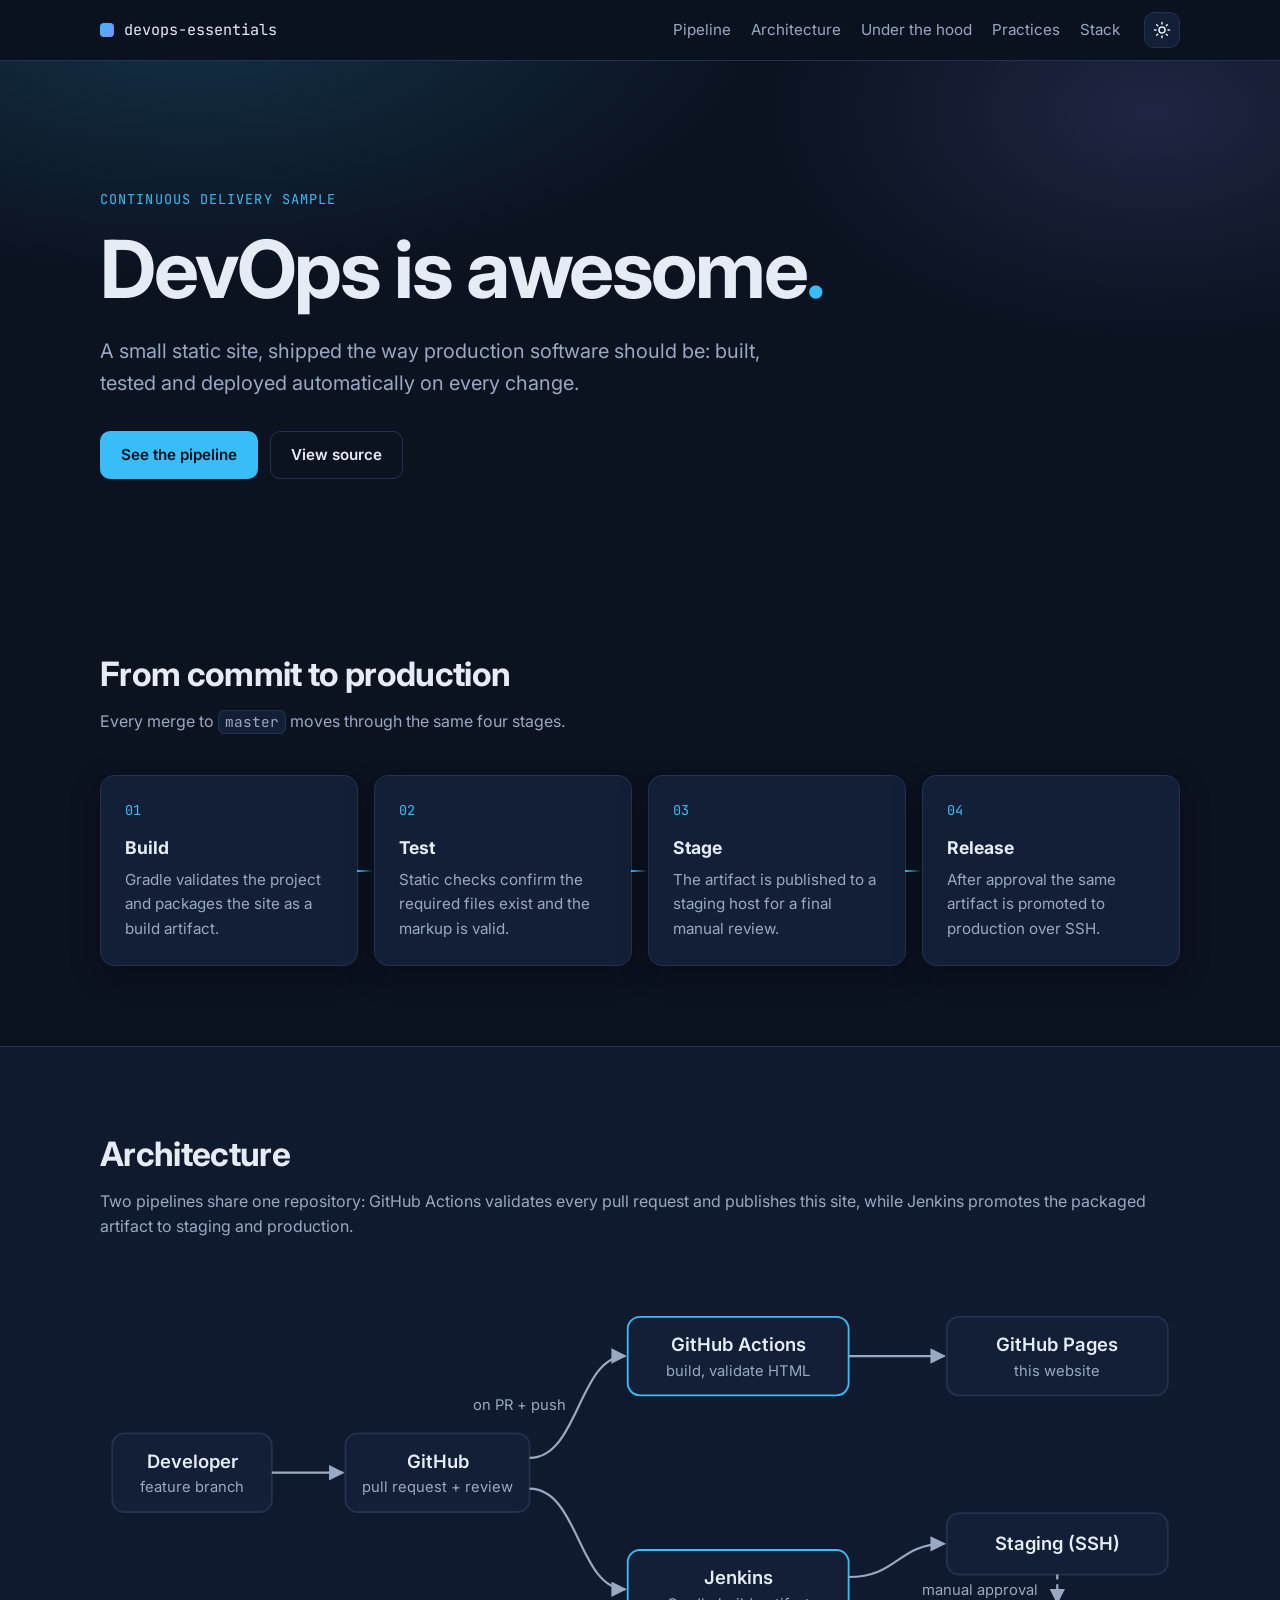
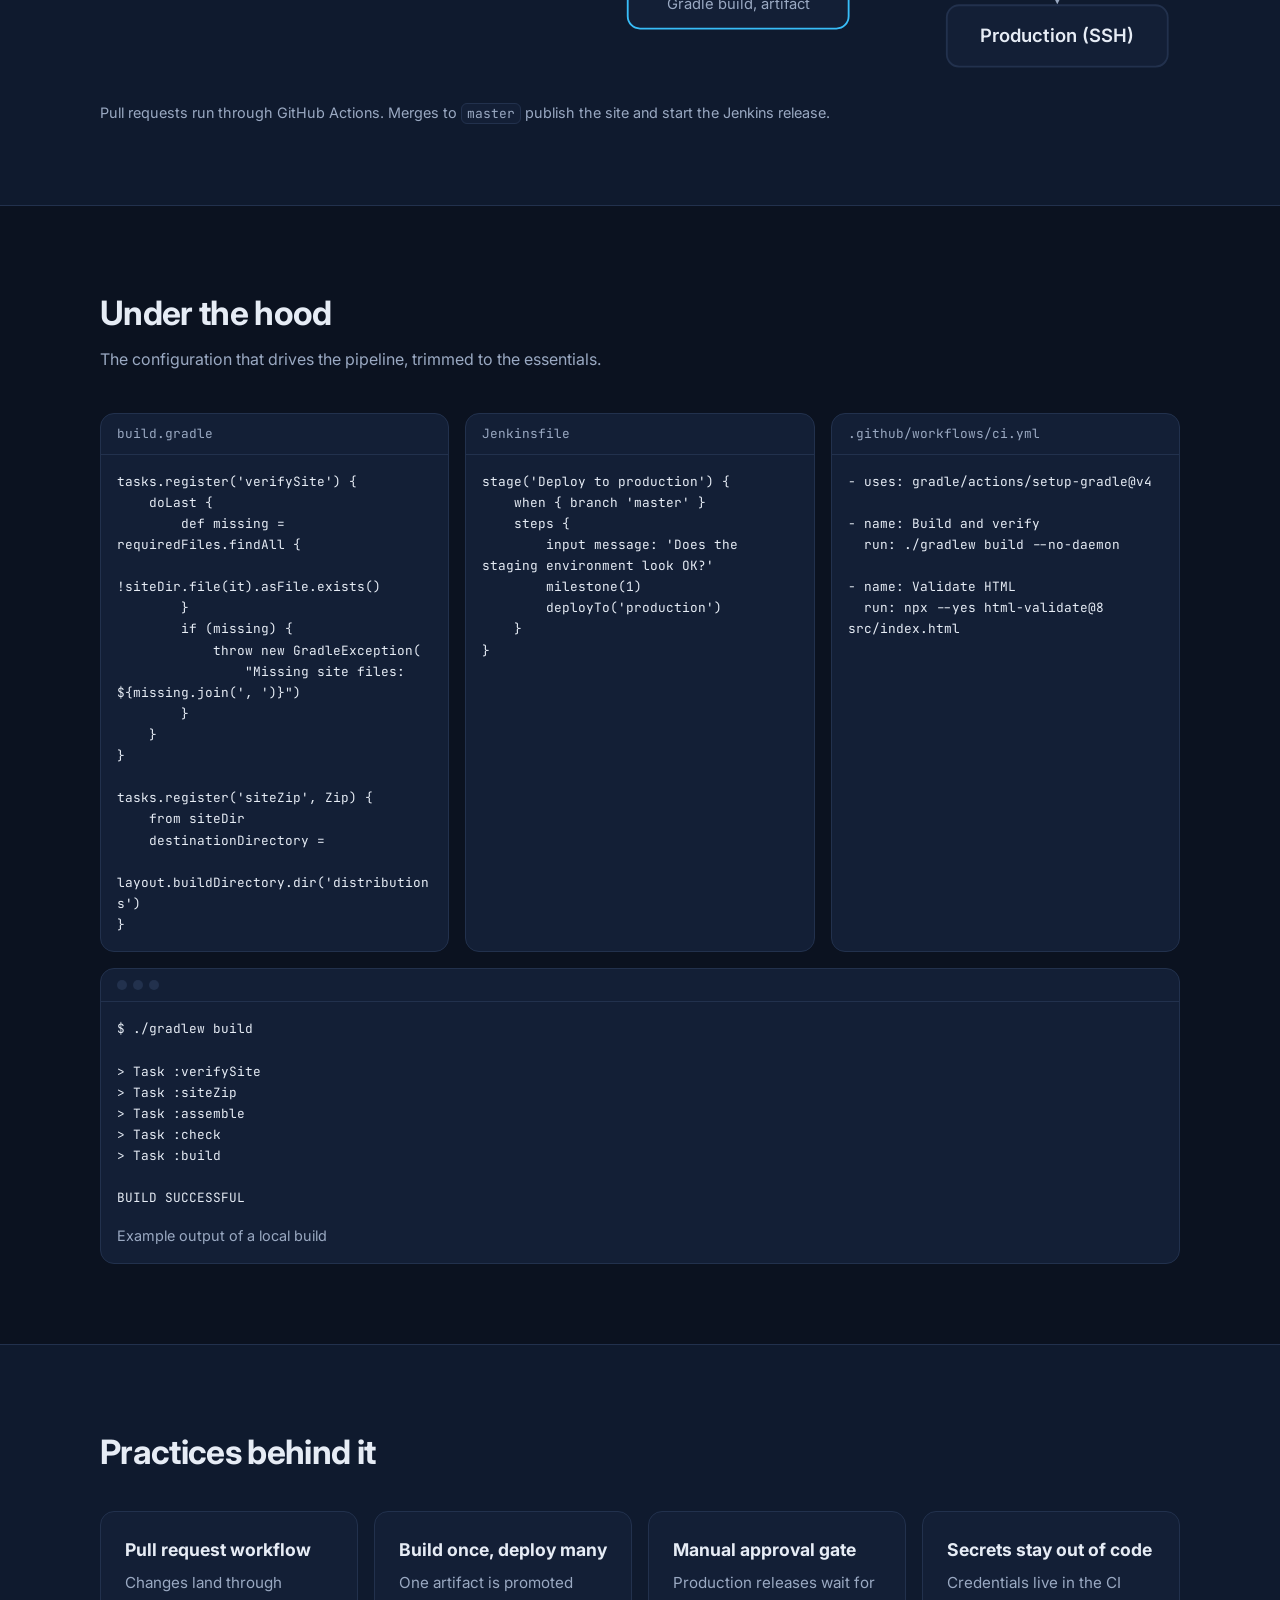
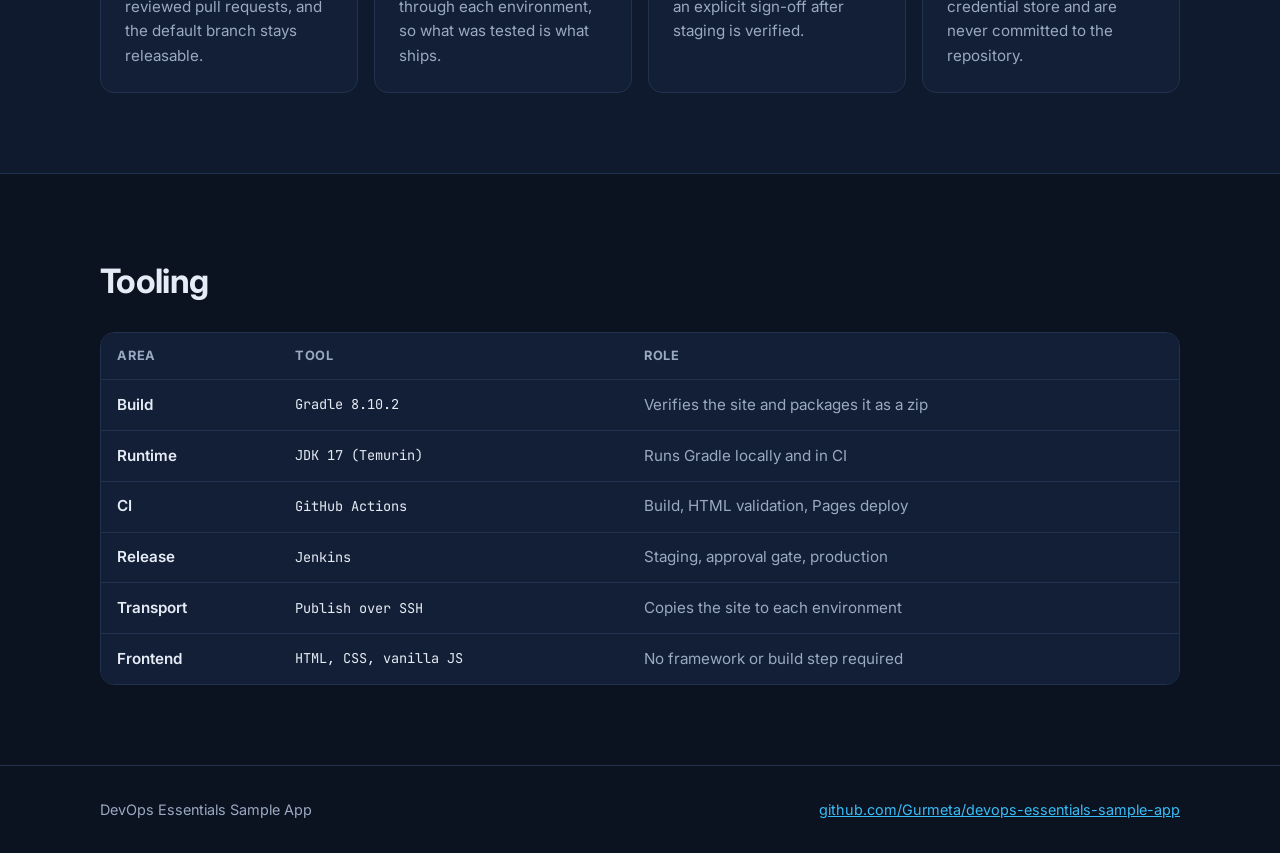
<file: src/index.html>
<!DOCTYPE html>
<html lang="en" data-theme="dark">
<head>
  <meta charset="utf-8">
  <meta name="viewport" content="width=device-width, initial-scale=1">
  <title>DevOps Essentials Sample App</title>
  <meta name="description" content="A small static site used to demonstrate a build, test and deploy pipeline with Gradle, Jenkins and GitHub Actions.">
  <meta name="theme-color" content="#0b1220">
  <meta property="og:title" content="DevOps Essentials Sample App">
  <meta property="og:description" content="A static site delivered through an automated build, test and deploy pipeline.">
  <meta property="og:type" content="website">
  <link rel="icon" href="favicon.svg" type="image/svg+xml">
  <link rel="preconnect" href="https://fonts.googleapis.com">
  <link rel="preconnect" href="https://fonts.gstatic.com" crossorigin>
  <link rel="stylesheet" href="https://fonts.googleapis.com/css2?family=Inter:wght@400;500;600;700&family=JetBrains+Mono:wght@500&display=swap">
  <link rel="stylesheet" href="css/styles.css">
  <script>
    try {
      var saved = localStorage.getItem('theme');
      if (saved) document.documentElement.dataset.theme = saved;
    } catch (e) {}
  </script>
</head>
<body>
  <a class="skip-link" href="#main">Skip to content</a>

  <header class="site-header">
    <div class="container header-inner">
      <a class="brand" href="#top" aria-label="DevOps Essentials, home">
        <span class="brand-mark" aria-hidden="true"></span>
        <span>devops-essentials</span>
      </a>
      <nav aria-label="Primary">
        <ul class="nav-list">
          <li><a href="#pipeline">Pipeline</a></li>
          <li><a href="#architecture">Architecture</a></li>
          <li><a href="#config">Under the hood</a></li>
          <li><a href="#practices">Practices</a></li>
          <li><a href="#stack">Stack</a></li>
        </ul>
      </nav>
      <button class="theme-toggle" type="button" aria-label="Toggle colour theme">
        <svg class="icon-sun" viewBox="0 0 24 24" width="18" height="18" aria-hidden="true" fill="none" stroke="currentColor" stroke-width="2" stroke-linecap="round"><circle cx="12" cy="12" r="4"/><path d="M12 2v2M12 20v2M4.9 4.9l1.4 1.4M17.7 17.7l1.4 1.4M2 12h2M20 12h2M4.9 19.1l1.4-1.4M17.7 6.3l1.4-1.4"/></svg>
        <svg class="icon-moon" viewBox="0 0 24 24" width="18" height="18" aria-hidden="true" fill="none" stroke="currentColor" stroke-width="2" stroke-linecap="round" stroke-linejoin="round"><path d="M21 12.8A9 9 0 1 1 11.2 3a7 7 0 0 0 9.8 9.8z"/></svg>
      </button>
    </div>
  </header>

  <main id="main">
    <section class="hero" id="top">
      <div class="container hero-inner">
        <p class="eyebrow">Continuous delivery sample</p>
        <h1>DevOps is awesome<span class="accent">.</span></h1>
        <p class="lead">A small static site, shipped the way production software should be: built, tested and deployed automatically on every change.</p>
        <div class="actions">
          <a class="btn btn-primary" href="#pipeline">See the pipeline</a>
          <a class="btn btn-ghost" href="https://github.com/Gurmeta/devops-essentials-sample-app">View source</a>
        </div>
      </div>
    </section>

    <section class="section" id="pipeline" aria-labelledby="pipeline-title">
      <div class="container">
        <h2 id="pipeline-title">From commit to production</h2>
        <p class="section-lead">Every merge to <code>master</code> moves through the same four stages.</p>
        <ol class="pipeline">
          <li class="stage">
            <span class="stage-index">01</span>
            <h3>Build</h3>
            <p>Gradle validates the project and packages the site as a build artifact.</p>
          </li>
          <li class="stage">
            <span class="stage-index">02</span>
            <h3>Test</h3>
            <p>Static checks confirm the required files exist and the markup is valid.</p>
          </li>
          <li class="stage">
            <span class="stage-index">03</span>
            <h3>Stage</h3>
            <p>The artifact is published to a staging host for a final manual review.</p>
          </li>
          <li class="stage">
            <span class="stage-index">04</span>
            <h3>Release</h3>
            <p>After approval the same artifact is promoted to production over SSH.</p>
          </li>
        </ol>
      </div>
    </section>

    <section class="section section-alt" id="architecture" aria-labelledby="architecture-title">
      <div class="container">
        <h2 id="architecture-title">Architecture</h2>
        <p class="section-lead">Two pipelines share one repository: GitHub Actions validates every pull request and publishes this site, while Jenkins promotes the packaged artifact to staging and production.</p>
        <figure class="diagram">
          <svg viewBox="0 0 880 330" role="img" aria-labelledby="diagram-title diagram-desc">
            <title id="diagram-title">Delivery architecture</title>
            <desc id="diagram-desc">A developer opens a pull request on GitHub. GitHub Actions builds and validates it, then publishes the site to GitHub Pages after merge. Jenkins builds the artifact, deploys to staging over SSH, waits for manual approval and deploys to production.</desc>
            <defs>
              <marker id="arrow" viewBox="0 0 10 10" refX="9" refY="5" markerWidth="7" markerHeight="7" orient="auto-start-reverse">
                <path d="M0 0 L10 5 L0 10 z" class="d-arrow"/>
              </marker>
            </defs>

            <g class="d-node"><rect x="10" y="125" width="130" height="64" rx="10"/><text x="75" y="153" text-anchor="middle">Developer</text><text x="75" y="173" text-anchor="middle" class="d-sub">feature branch</text></g>
            <g class="d-node"><rect x="200" y="125" width="150" height="64" rx="10"/><text x="275" y="153" text-anchor="middle">GitHub</text><text x="275" y="173" text-anchor="middle" class="d-sub">pull request + review</text></g>

            <g class="d-node d-accent"><rect x="430" y="30" width="180" height="64" rx="10"/><text x="520" y="58" text-anchor="middle">GitHub Actions</text><text x="520" y="78" text-anchor="middle" class="d-sub">build, validate HTML</text></g>
            <g class="d-node"><rect x="690" y="30" width="180" height="64" rx="10"/><text x="780" y="58" text-anchor="middle">GitHub Pages</text><text x="780" y="78" text-anchor="middle" class="d-sub">this website</text></g>

            <g class="d-node d-accent"><rect x="430" y="220" width="180" height="64" rx="10"/><text x="520" y="248" text-anchor="middle">Jenkins</text><text x="520" y="268" text-anchor="middle" class="d-sub">Gradle build, artifact</text></g>
            <g class="d-node"><rect x="690" y="190" width="180" height="50" rx="10"/><text x="780" y="220" text-anchor="middle">Staging (SSH)</text></g>
            <g class="d-node"><rect x="690" y="265" width="180" height="50" rx="10"/><text x="780" y="295" text-anchor="middle">Production (SSH)</text></g>

            <path class="d-line" d="M140 157 H198" marker-end="url(#arrow)"/>
            <path class="d-line" d="M350 145 C390 145 390 62 428 62" marker-end="url(#arrow)"/>
            <path class="d-line" d="M350 170 C390 170 390 252 428 252" marker-end="url(#arrow)"/>
            <path class="d-line" d="M610 62 H688" marker-end="url(#arrow)"/>
            <path class="d-line" d="M610 242 C650 242 650 215 688 215" marker-end="url(#arrow)"/>
            <path class="d-line d-dash" d="M780 240 V263" marker-end="url(#arrow)"/>
            <text x="764" y="257" class="d-sub" text-anchor="end">manual approval</text>
            <text x="380" y="106" class="d-sub" text-anchor="end">on PR + push</text>
          </svg>
          <figcaption>Pull requests run through GitHub Actions. Merges to <code>master</code> publish the site and start the Jenkins release.</figcaption>
        </figure>
      </div>
    </section>

    <section class="section" id="config" aria-labelledby="config-title">
      <div class="container">
        <h2 id="config-title">Under the hood</h2>
        <p class="section-lead">The configuration that drives the pipeline, trimmed to the essentials.</p>
        <div class="code-grid">
          <figure class="code-card">
            <figcaption>build.gradle</figcaption>
<pre><code>tasks.register('verifySite') {
    doLast {
        def missing = requiredFiles.findAll {
            !siteDir.file(it).asFile.exists()
        }
        if (missing) {
            throw new GradleException(
                "Missing site files: ${missing.join(', ')}")
        }
    }
}

tasks.register('siteZip', Zip) {
    from siteDir
    destinationDirectory =
        layout.buildDirectory.dir('distributions')
}</code></pre>
          </figure>
          <figure class="code-card">
            <figcaption>Jenkinsfile</figcaption>
<pre><code>stage('Deploy to production') {
    when { branch 'master' }
    steps {
        input message: 'Does the staging environment look OK?'
        milestone(1)
        deployTo('production')
    }
}</code></pre>
          </figure>
          <figure class="code-card">
            <figcaption>.github/workflows/ci.yml</figcaption>
<pre><code>- uses: gradle/actions/setup-gradle@v4

- name: Build and verify
  run: ./gradlew build --no-daemon

- name: Validate HTML
  run: npx --yes html-validate@8 src/index.html</code></pre>
          </figure>
        </div>
        <figure class="terminal" aria-label="Example build output">
          <div class="terminal-bar" aria-hidden="true"><span></span><span></span><span></span></div>
<pre><code>$ ./gradlew build

&gt; Task :verifySite
&gt; Task :siteZip
&gt; Task :assemble
&gt; Task :check
&gt; Task :build

BUILD SUCCESSFUL</code></pre>
          <figcaption>Example output of a local build</figcaption>
        </figure>
      </div>
    </section>

    <section class="section section-alt" id="practices" aria-labelledby="practices-title">
      <div class="container">
        <h2 id="practices-title">Practices behind it</h2>
        <div class="grid">
          <article class="card">
            <h3>Pull request workflow</h3>
            <p>Changes land through reviewed pull requests, and the default branch stays releasable.</p>
          </article>
          <article class="card">
            <h3>Build once, deploy many</h3>
            <p>One artifact is promoted through each environment, so what was tested is what ships.</p>
          </article>
          <article class="card">
            <h3>Manual approval gate</h3>
            <p>Production releases wait for an explicit sign-off after staging is verified.</p>
          </article>
          <article class="card">
            <h3>Secrets stay out of code</h3>
            <p>Credentials live in the CI credential store and are never committed to the repository.</p>
          </article>
        </div>
      </div>
    </section>

    <section class="section" id="stack" aria-labelledby="stack-title">
      <div class="container">
        <h2 id="stack-title">Tooling</h2>
        <div class="table-wrap">
          <table>
            <caption class="visually-hidden">Technologies used</caption>
            <thead>
              <tr><th scope="col">Area</th><th scope="col">Tool</th><th scope="col">Role</th></tr>
            </thead>
            <tbody>
              <tr><th scope="row">Build</th><td>Gradle 8.10.2</td><td>Verifies the site and packages it as a zip</td></tr>
              <tr><th scope="row">Runtime</th><td>JDK 17 (Temurin)</td><td>Runs Gradle locally and in CI</td></tr>
              <tr><th scope="row">CI</th><td>GitHub Actions</td><td>Build, HTML validation, Pages deploy</td></tr>
              <tr><th scope="row">Release</th><td>Jenkins</td><td>Staging, approval gate, production</td></tr>
              <tr><th scope="row">Transport</th><td>Publish over SSH</td><td>Copies the site to each environment</td></tr>
              <tr><th scope="row">Frontend</th><td>HTML, CSS, vanilla JS</td><td>No framework or build step required</td></tr>
            </tbody>
          </table>
        </div>
      </div>
    </section>
  </main>

  <footer class="site-footer">
    <div class="container footer-inner">
      <p>DevOps Essentials Sample App</p>
      <p><a href="https://github.com/Gurmeta/devops-essentials-sample-app">github.com/Gurmeta/devops-essentials-sample-app</a></p>
    </div>
  </footer>

  <script src="js/main.js" defer></script>
</body>
</html>
</file>
<file: src/css/styles.css>
:root {
  --bg: #0b1220;
  --bg-alt: #0f1a2e;
  --surface: #131f36;
  --border: #22314d;
  --text: #e6ecf5;
  --muted: #9aa9c2;
  --accent: #38bdf8;
  --accent-strong: #0ea5e9;
  --on-accent: #04121f;
  --radius: 14px;
  --shadow: 0 10px 30px rgb(0 0 0 / 0.25);
  --font-sans: "Inter", system-ui, -apple-system, "Segoe UI", Roboto, sans-serif;
  --font-mono: "JetBrains Mono", ui-monospace, SFMono-Regular, Menlo, monospace;
  color-scheme: dark;
}

:root[data-theme="light"] {
  --bg: #f6f8fc;
  --bg-alt: #eaf0f9;
  --surface: #ffffff;
  --border: #d5deec;
  --text: #0f1b2d;
  --muted: #4b5b75;
  --accent: #0369a1;
  --accent-strong: #075985;
  --on-accent: #ffffff;
  --shadow: 0 10px 30px rgb(15 27 45 / 0.08);
  color-scheme: light;
}

*, *::before, *::after { box-sizing: border-box; }

html { scroll-behavior: smooth; scroll-padding-top: 4.5rem; }

body {
  margin: 0;
  background: var(--bg);
  color: var(--text);
  font-family: var(--font-sans);
  line-height: 1.6;
  -webkit-font-smoothing: antialiased;
}

img, svg { max-width: 100%; }

a { color: var(--accent); }
a:hover { color: var(--accent-strong); }

:focus-visible {
  outline: 2px solid var(--accent);
  outline-offset: 3px;
  border-radius: 4px;
}

code {
  font-family: var(--font-mono);
  font-size: 0.9em;
  padding: 0.1em 0.4em;
  background: var(--surface);
  border: 1px solid var(--border);
  border-radius: 6px;
}

.container {
  width: min(1080px, 100% - 2rem);
  margin-inline: auto;
}

.skip-link {
  position: absolute;
  left: 1rem;
  top: -4rem;
  padding: 0.5rem 1rem;
  background: var(--accent);
  color: var(--on-accent);
  border-radius: 8px;
  z-index: 20;
}
.skip-link:focus { top: 1rem; }

/* Header */
.site-header {
  position: sticky;
  top: 0;
  z-index: 10;
  background: color-mix(in srgb, var(--bg) 85%, transparent);
  backdrop-filter: blur(10px);
  border-bottom: 1px solid var(--border);
}

.header-inner {
  display: flex;
  align-items: center;
  gap: 1.5rem;
  min-height: 3.75rem;
}

.brand {
  display: inline-flex;
  align-items: center;
  gap: 0.6rem;
  font-family: var(--font-mono);
  font-size: 0.95rem;
  color: var(--text);
  text-decoration: none;
  margin-right: auto;
}
.brand:hover { color: var(--text); }

.brand-mark {
  width: 14px;
  height: 14px;
  border-radius: 4px;
  background: linear-gradient(135deg, var(--accent), #818cf8);
}

.nav-list {
  display: flex;
  gap: 1.25rem;
  margin: 0;
  padding: 0;
  list-style: none;
}
.nav-list a {
  color: var(--muted);
  text-decoration: none;
  font-size: 0.95rem;
}
.nav-list a:hover { color: var(--text); }

.theme-toggle {
  display: grid;
  place-items: center;
  width: 2.25rem;
  height: 2.25rem;
  color: var(--text);
  background: var(--surface);
  border: 1px solid var(--border);
  border-radius: 10px;
  cursor: pointer;
  transition: border-color 0.2s;
}
.theme-toggle:hover { border-color: var(--accent); }

:root[data-theme="dark"] .icon-moon,
:root[data-theme="light"] .icon-sun { display: none; }

/* Hero */
.hero {
  padding: clamp(4rem, 12vw, 8rem) 0 clamp(3rem, 8vw, 5.5rem);
  background:
    radial-gradient(60rem 28rem at 15% -10%, rgb(56 189 248 / 0.18), transparent 60%),
    radial-gradient(40rem 24rem at 90% 10%, rgb(129 140 248 / 0.16), transparent 60%);
}

.eyebrow {
  margin: 0 0 1rem;
  font-family: var(--font-mono);
  font-size: 0.85rem;
  letter-spacing: 0.08em;
  text-transform: uppercase;
  color: var(--accent);
}

h1 {
  margin: 0;
  max-width: 14ch;
  font-size: clamp(2.6rem, 8vw, 5rem);
  line-height: 1.05;
  letter-spacing: -0.03em;
}
.accent { color: var(--accent); }

.lead {
  max-width: 52ch;
  margin: 1.5rem 0 2rem;
  font-size: clamp(1.05rem, 2.2vw, 1.25rem);
  color: var(--muted);
}

.actions { display: flex; flex-wrap: wrap; gap: 0.75rem; }

.btn {
  display: inline-block;
  padding: 0.7rem 1.25rem;
  font-weight: 600;
  font-size: 0.95rem;
  text-decoration: none;
  border-radius: 10px;
  border: 1px solid transparent;
  transition: transform 0.15s, background-color 0.2s, border-color 0.2s;
}
.btn:active { transform: translateY(1px); }
.btn-primary { background: var(--accent); color: var(--on-accent); }
.btn-primary:hover { background: var(--accent-strong); color: var(--on-accent); }
.btn-ghost { color: var(--text); border-color: var(--border); }
.btn-ghost:hover { color: var(--text); border-color: var(--accent); }

/* Sections */
.section { padding: clamp(3rem, 8vw, 5rem) 0; }
.section-alt { background: var(--bg-alt); border-block: 1px solid var(--border); }

h2 {
  margin: 0 0 0.5rem;
  font-size: clamp(1.6rem, 4vw, 2.1rem);
  letter-spacing: -0.02em;
}
h3 { margin: 0 0 0.4rem; font-size: 1.1rem; }

.section-lead { margin: 0 0 2.5rem; color: var(--muted); }

/* Pipeline */
.pipeline {
  display: grid;
  grid-template-columns: repeat(auto-fit, minmax(210px, 1fr));
  gap: 1rem;
  margin: 0;
  padding: 0;
  list-style: none;
  counter-reset: stage;
}

.stage {
  position: relative;
  padding: 1.5rem;
  background: var(--surface);
  border: 1px solid var(--border);
  border-radius: var(--radius);
  box-shadow: var(--shadow);
}
.stage p { margin: 0; color: var(--muted); font-size: 0.95rem; }

.stage-index {
  display: block;
  margin-bottom: 0.75rem;
  font-family: var(--font-mono);
  font-size: 0.85rem;
  color: var(--accent);
}

@media (min-width: 900px) {
  .stage:not(:last-child)::after {
    content: "";
    position: absolute;
    top: 50%;
    right: -1rem;
    width: 1rem;
    height: 2px;
    background: linear-gradient(90deg, var(--accent), transparent);
  }
}

/* Cards */
.grid {
  display: grid;
  grid-template-columns: repeat(auto-fit, minmax(240px, 1fr));
  gap: 1rem;
  margin-top: 2rem;
}

.card {
  padding: 1.5rem;
  background: var(--surface);
  border: 1px solid var(--border);
  border-radius: var(--radius);
  transition: transform 0.2s, border-color 0.2s;
}
.card:hover { transform: translateY(-3px); border-color: var(--accent); }
.card p { margin: 0; color: var(--muted); font-size: 0.95rem; }

/* Chips */
.chips {
  display: flex;
  flex-wrap: wrap;
  gap: 0.6rem;
  margin: 1.5rem 0 0;
  padding: 0;
  list-style: none;
}
.chips li {
  padding: 0.4rem 0.9rem;
  font-family: var(--font-mono);
  font-size: 0.85rem;
  background: var(--surface);
  border: 1px solid var(--border);
  border-radius: 999px;
}

/* Diagram */
.diagram { margin: 0; }
.diagram svg { display: block; width: 100%; height: auto; }
.diagram figcaption, .terminal figcaption {
  margin-top: 1rem;
  font-size: 0.9rem;
  color: var(--muted);
}
.d-node rect { fill: var(--surface); stroke: var(--border); stroke-width: 1.5; }
.d-node text { fill: var(--text); font: 600 15px var(--font-sans); }
.d-node .d-sub, .d-sub { fill: var(--muted); font: 400 12px var(--font-sans); }
.d-accent rect { stroke: var(--accent); }
.d-line { fill: none; stroke: var(--muted); stroke-width: 1.8; }
.d-dash { stroke-dasharray: 4 4; }
.d-arrow { fill: var(--muted); }

/* Code */
.code-grid {
  display: grid;
  grid-template-columns: repeat(auto-fit, minmax(300px, 1fr));
  gap: 1rem;
  margin-top: 2rem;
}
.code-card, .terminal {
  margin: 0;
  min-width: 0;
  background: var(--surface);
  border: 1px solid var(--border);
  border-radius: var(--radius);
  overflow: hidden;
}
.code-card figcaption {
  padding: 0.6rem 1rem;
  font-family: var(--font-mono);
  font-size: 0.8rem;
  color: var(--muted);
  border-bottom: 1px solid var(--border);
}
pre {
  margin: 0;
  padding: 1rem;
  overflow-x: auto;
  font-family: var(--font-mono);
  font-size: 0.8rem;
  line-height: 1.65;
}
pre code { padding: 0; background: none; border: 0; font-size: inherit; }
.code-card pre { white-space: pre-wrap; overflow-wrap: anywhere; }

.terminal { margin-top: 1rem; }
.terminal-bar { display: flex; gap: 6px; padding: 0.7rem 1rem; border-bottom: 1px solid var(--border); }
.terminal-bar span { width: 10px; height: 10px; border-radius: 50%; background: var(--border); }
.terminal figcaption { margin: 0; padding: 0 1rem 1rem; }

/* Table */
.table-wrap { margin-top: 1.5rem; overflow-x: auto; border: 1px solid var(--border); border-radius: var(--radius); }
table { width: 100%; border-collapse: collapse; font-size: 0.95rem; background: var(--surface); }
th, td { padding: 0.8rem 1rem; text-align: left; border-bottom: 1px solid var(--border); }
tbody tr:last-child > * { border-bottom: 0; }
thead th { font-size: 0.8rem; text-transform: uppercase; letter-spacing: 0.06em; color: var(--muted); }
tbody th { font-weight: 600; white-space: nowrap; }
td { color: var(--muted); }
td:first-of-type { color: var(--text); font-family: var(--font-mono); font-size: 0.85rem; white-space: nowrap; }

.visually-hidden {
  position: absolute;
  width: 1px;
  height: 1px;
  overflow: hidden;
  clip: rect(0 0 0 0);
  white-space: nowrap;
}

/* Footer */
.site-footer {
  padding: 2rem 0;
  border-top: 1px solid var(--border);
  color: var(--muted);
  font-size: 0.9rem;
}
.footer-inner {
  display: flex;
  flex-wrap: wrap;
  justify-content: space-between;
  gap: 0.5rem;
}
.footer-inner p { margin: 0; }

/* Scroll reveal */
.reveal { opacity: 0; transform: translateY(14px); transition: opacity 0.5s ease, transform 0.5s ease; }
.reveal.is-visible { opacity: 1; transform: none; }

@media (max-width: 800px) {
  .nav-list { display: none; }
}

@media (prefers-reduced-motion: reduce) {
  html { scroll-behavior: auto; }
  *, *::before, *::after { transition: none !important; animation: none !important; }
  .reveal { opacity: 1; transform: none; }
}
</file>
